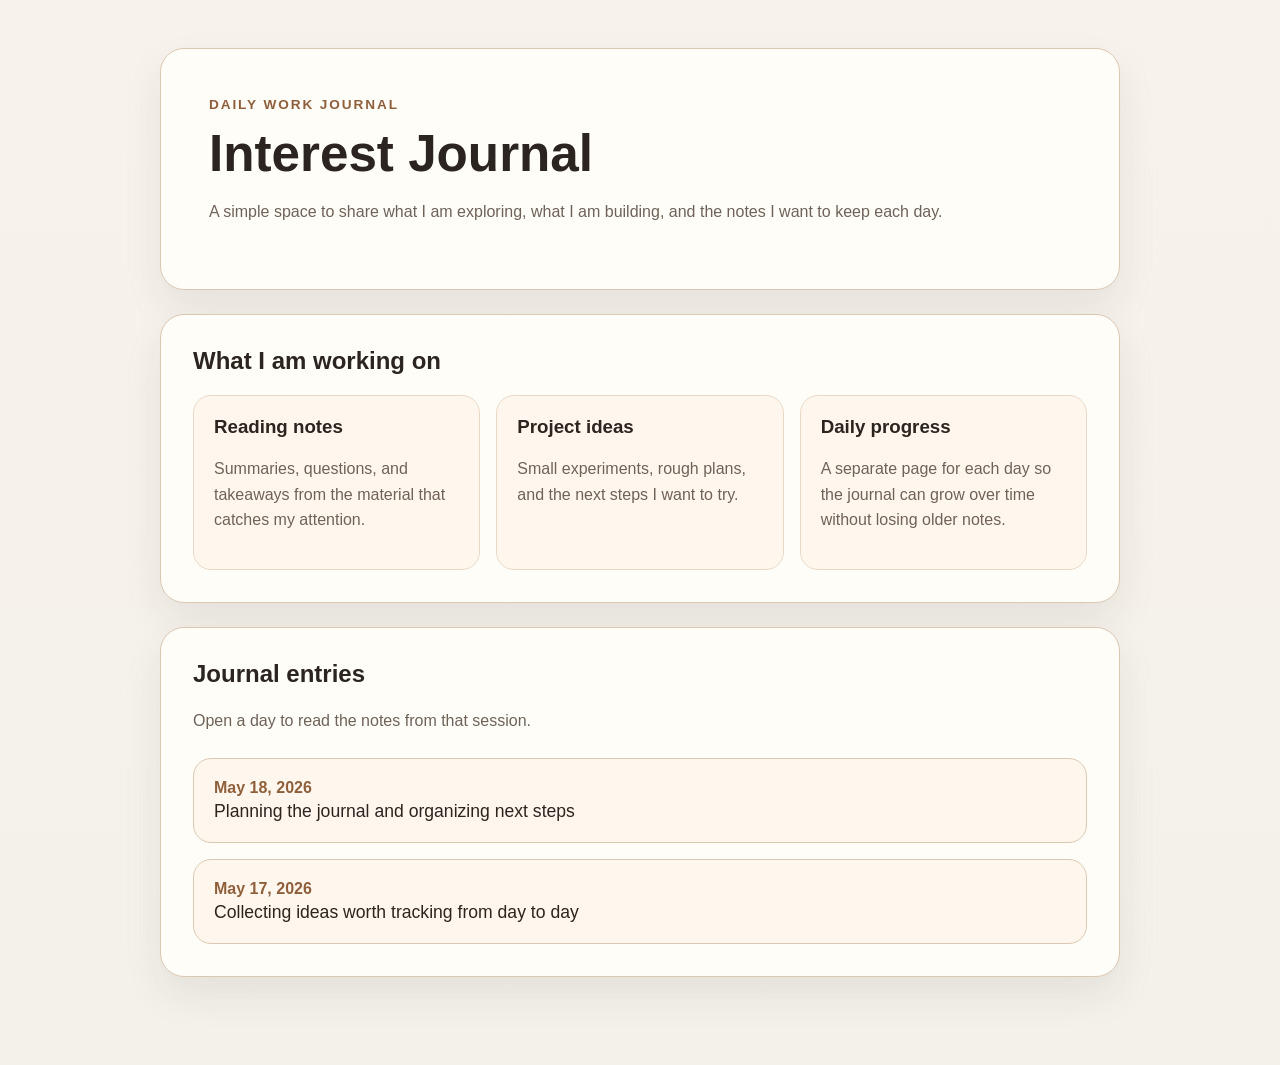
<file: index.html>
<!DOCTYPE html>
<html lang="en">
<head>
  <meta charset="UTF-8">
  <meta name="viewport" content="width=device-width, initial-scale=1.0">
  <title>Interest Journal</title>
  <link rel="stylesheet" href="styles.css">
</head>
<body>
  <main class="page-shell">
    <header class="hero">
      <p class="eyebrow">Daily work journal</p>
      <h1>Interest Journal</h1>
      <p class="hero-copy">
        A simple space to share what I am exploring, what I am building, and the notes I want to keep each day.
      </p>
    </header>

    <section class="panel">
      <h2>What I am working on</h2>
      <div class="card-grid">
        <article class="card">
          <h3>Reading notes</h3>
          <p>Summaries, questions, and takeaways from the material that catches my attention.</p>
        </article>
        <article class="card">
          <h3>Project ideas</h3>
          <p>Small experiments, rough plans, and the next steps I want to try.</p>
        </article>
        <article class="card">
          <h3>Daily progress</h3>
          <p>A separate page for each day so the journal can grow over time without losing older notes.</p>
        </article>
      </div>
    </section>

    <section class="panel">
      <div class="section-heading">
        <h2>Journal entries</h2>
        <p>Open a day to read the notes from that session.</p>
      </div>
      <ul class="entry-list">
        <li>
          <a href="notes/2026-05-18.html">
            <span class="entry-date">May 18, 2026</span>
            <span class="entry-title">Planning the journal and organizing next steps</span>
          </a>
        </li>
        <li>
          <a href="notes/2026-05-17.html">
            <span class="entry-date">May 17, 2026</span>
            <span class="entry-title">Collecting ideas worth tracking from day to day</span>
          </a>
        </li>
      </ul>
    </section>
  </main>
</body>
</html>
</file>
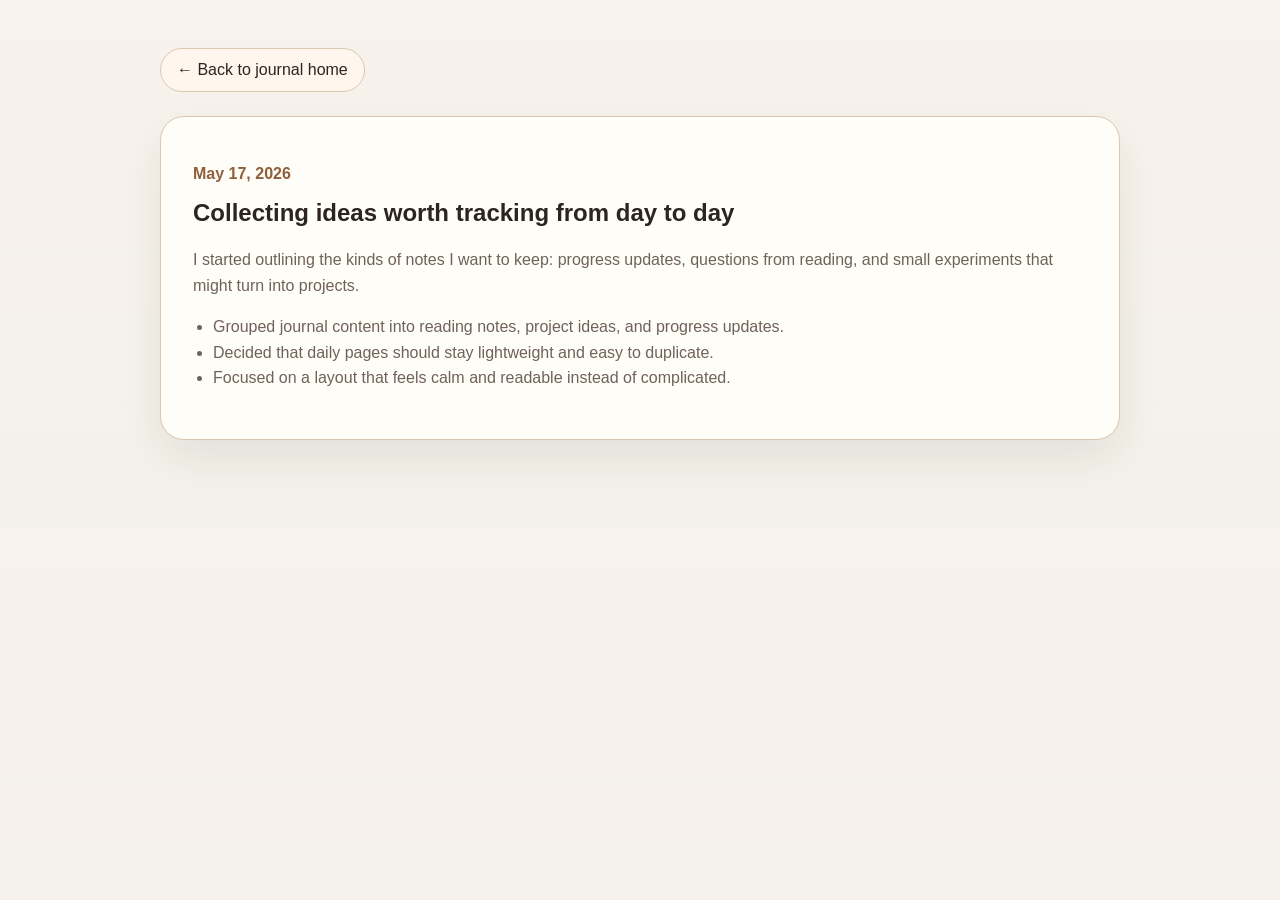
<file: notes/2026-05-17.html>
<!DOCTYPE html>
<html lang="en">
<head>
  <meta charset="UTF-8">
  <meta name="viewport" content="width=device-width, initial-scale=1.0">
  <title>May 17, 2026 | Interest Journal</title>
  <link rel="stylesheet" href="../styles.css">
</head>
<body>
  <main class="page-shell">
    <a class="back-link" href="../index.html">← Back to journal home</a>

    <article class="entry-page">
      <p class="entry-meta">May 17, 2026</p>
      <h1>Collecting ideas worth tracking from day to day</h1>
      <p class="entry-intro">
        I started outlining the kinds of notes I want to keep: progress updates, questions from reading, and small experiments that might turn into projects.
      </p>
      <ul>
        <li>Grouped journal content into reading notes, project ideas, and progress updates.</li>
        <li>Decided that daily pages should stay lightweight and easy to duplicate.</li>
        <li>Focused on a layout that feels calm and readable instead of complicated.</li>
      </ul>
    </article>
  </main>
</body>
</html>
</file>
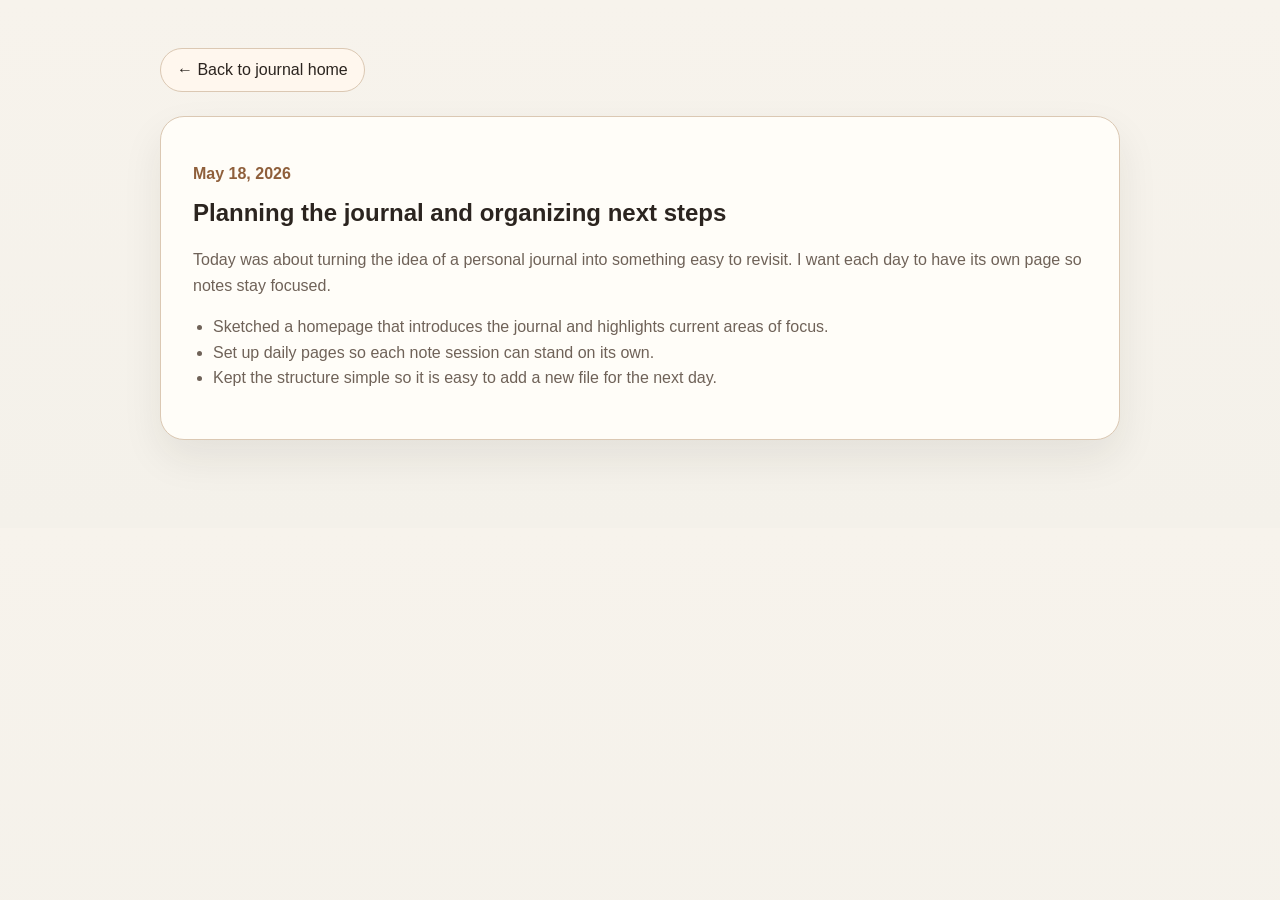
<file: notes/2026-05-18.html>
<!DOCTYPE html>
<html lang="en">
<head>
  <meta charset="UTF-8">
  <meta name="viewport" content="width=device-width, initial-scale=1.0">
  <title>May 18, 2026 | Interest Journal</title>
  <link rel="stylesheet" href="../styles.css">
</head>
<body>
  <main class="page-shell">
    <a class="back-link" href="../index.html">← Back to journal home</a>

    <article class="entry-page">
      <p class="entry-meta">May 18, 2026</p>
      <h1>Planning the journal and organizing next steps</h1>
      <p class="entry-intro">
        Today was about turning the idea of a personal journal into something easy to revisit. I want each day to have its own page so notes stay focused.
      </p>
      <ul>
        <li>Sketched a homepage that introduces the journal and highlights current areas of focus.</li>
        <li>Set up daily pages so each note session can stand on its own.</li>
        <li>Kept the structure simple so it is easy to add a new file for the next day.</li>
      </ul>
    </article>
  </main>
</body>
</html>
</file>
<file: styles.css>
:root {
  color-scheme: light;
  --background: #f4f1ea;
  --panel: #fffdf8;
  --ink: #2b241f;
  --muted: #6f6258;
  --accent: #8f5f3b;
  --accent-soft: #ead8c6;
  --border: #dbc8b3;
  --shadow: 0 18px 40px rgba(43, 36, 31, 0.08);
}

* {
  box-sizing: border-box;
}

body {
  margin: 0;
  font-family: Arial, Helvetica, sans-serif;
  background: linear-gradient(180deg, #f7f3ec 0%, var(--background) 100%);
  color: var(--ink);
}

a {
  color: inherit;
}

.page-shell {
  width: min(960px, calc(100% - 2rem));
  margin: 0 auto;
  padding: 3rem 0 4rem;
}

.hero,
.panel,
.entry-page {
  background: var(--panel);
  border: 1px solid var(--border);
  border-radius: 24px;
  box-shadow: var(--shadow);
}

.hero {
  padding: 3rem;
  margin-bottom: 1.5rem;
}

.eyebrow {
  margin: 0 0 0.75rem;
  color: var(--accent);
  font-size: 0.85rem;
  font-weight: 700;
  letter-spacing: 0.14em;
  text-transform: uppercase;
}

h1,
h2,
h3 {
  margin-top: 0;
}

.hero h1 {
  margin-bottom: 0.75rem;
  font-size: clamp(2.4rem, 4vw, 4rem);
}

.hero-copy,
.section-heading p,
.entry-intro,
.entry-page li,
.card p {
  color: var(--muted);
  line-height: 1.6;
}

.panel,
.entry-page {
  padding: 2rem;
  margin-bottom: 1.5rem;
}

.card-grid {
  display: grid;
  grid-template-columns: repeat(auto-fit, minmax(180px, 1fr));
  gap: 1rem;
}

.card {
  padding: 1.25rem;
  background: #fff7ee;
  border: 1px solid var(--accent-soft);
  border-radius: 18px;
}

.entry-list {
  list-style: none;
  margin: 1.5rem 0 0;
  padding: 0;
  display: grid;
  gap: 1rem;
}

.entry-list a {
  display: flex;
  flex-direction: column;
  gap: 0.25rem;
  padding: 1.25rem;
  border: 1px solid var(--border);
  border-radius: 18px;
  background: #fff7ee;
  text-decoration: none;
}

.entry-list a:hover,
.entry-list a:focus-visible,
.back-link:hover,
.back-link:focus-visible {
  outline: none;
  border-color: var(--accent);
  box-shadow: 0 0 0 3px rgba(143, 95, 59, 0.15);
}

.entry-date,
.entry-meta {
  color: var(--accent);
  font-weight: 700;
}

.entry-title {
  font-size: 1.1rem;
}

.back-link {
  display: inline-flex;
  margin-bottom: 1.5rem;
  padding: 0.75rem 1rem;
  border: 1px solid var(--border);
  border-radius: 999px;
  background: #fff7ee;
  text-decoration: none;
}

.entry-page ul {
  padding-left: 1.25rem;
}

@media (max-width: 640px) {
  .page-shell {
    width: min(100% - 1rem, 960px);
    padding-top: 1rem;
  }

  .hero,
  .panel,
  .entry-page {
    padding: 1.5rem;
    border-radius: 20px;
  }
}
</file>
